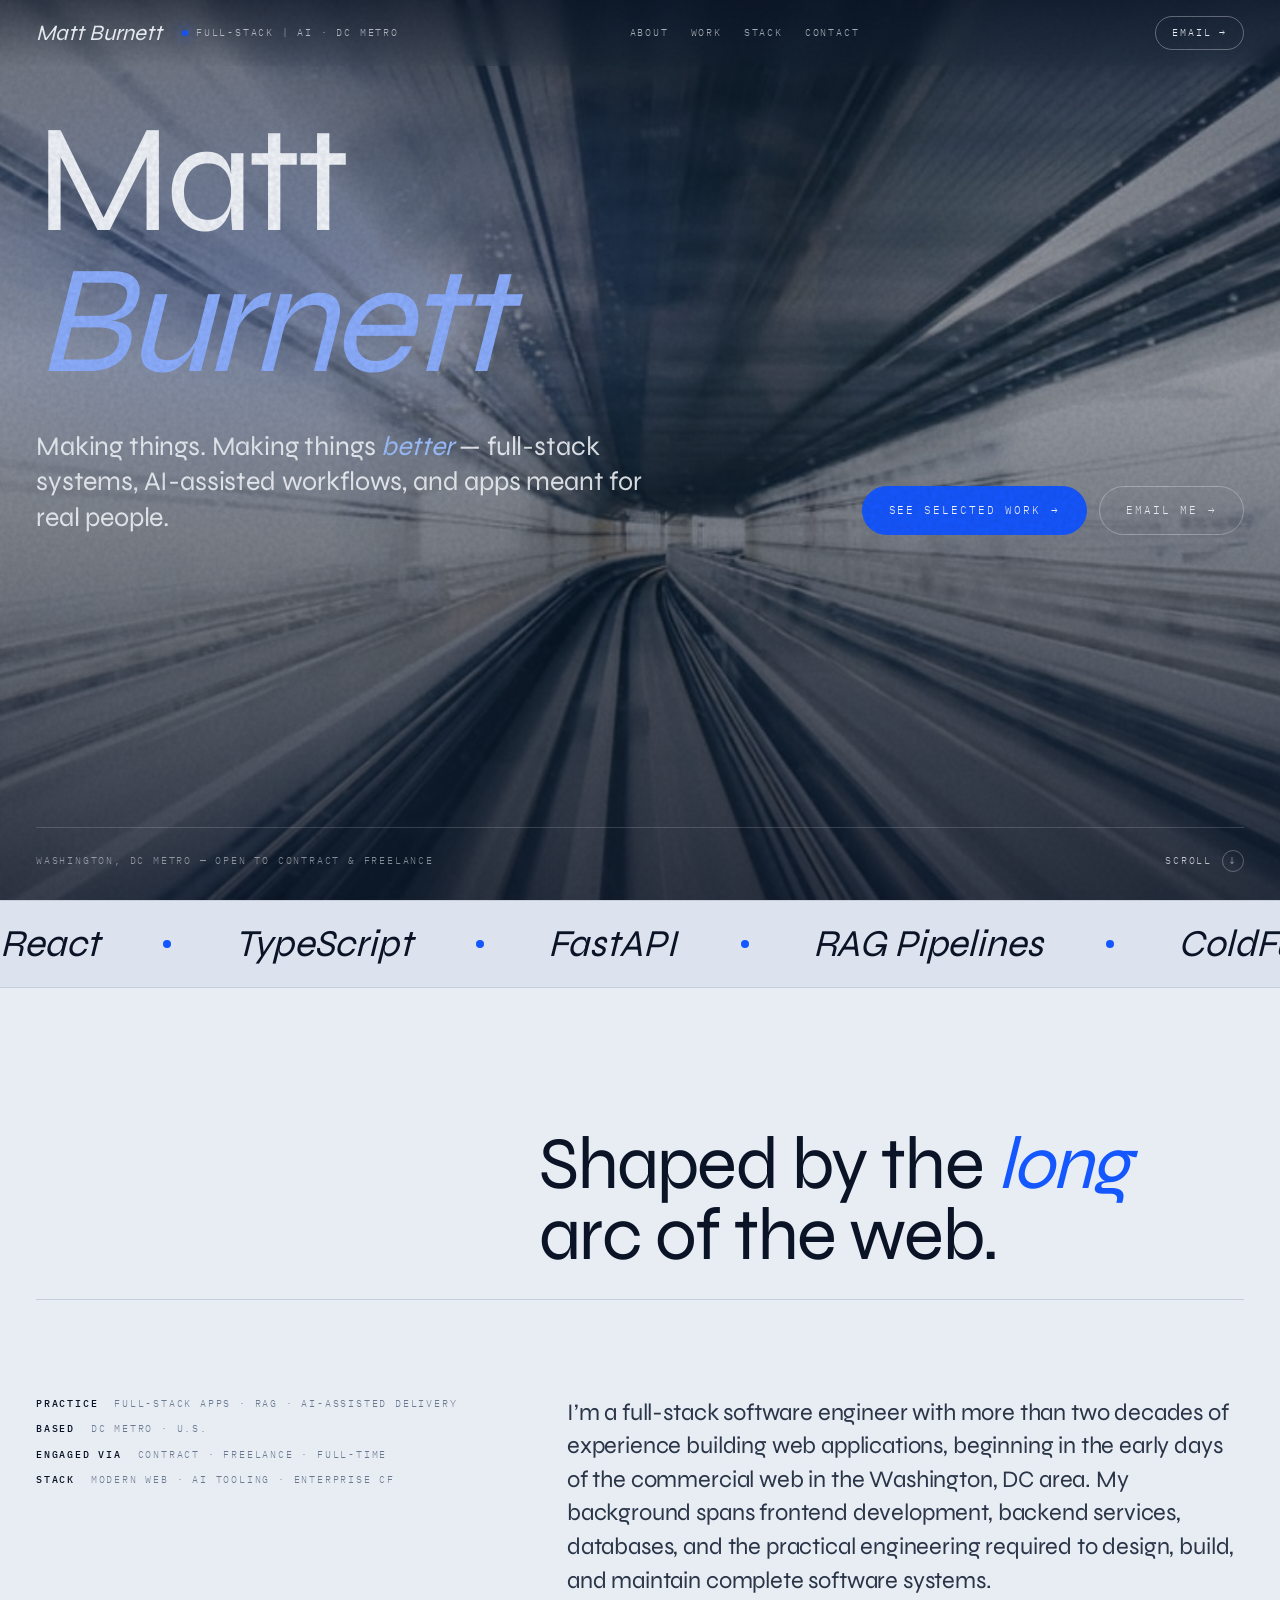
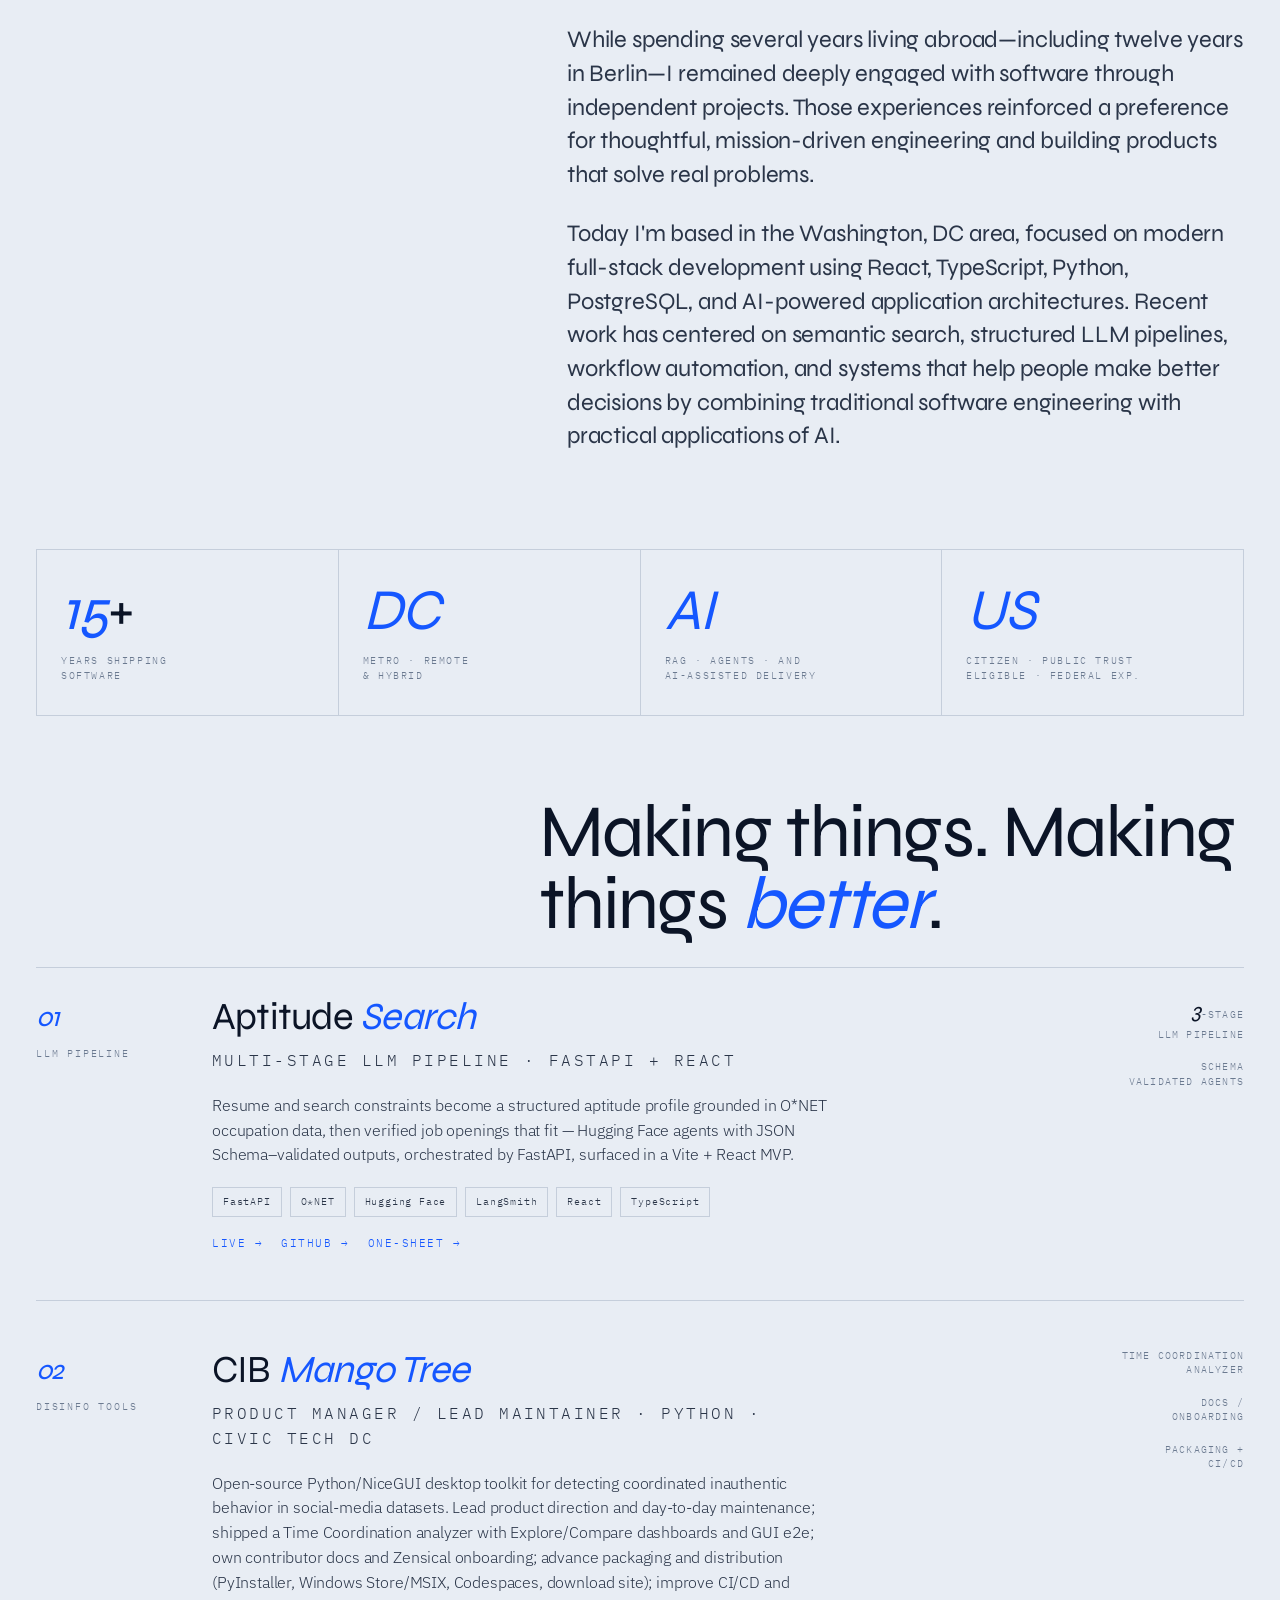
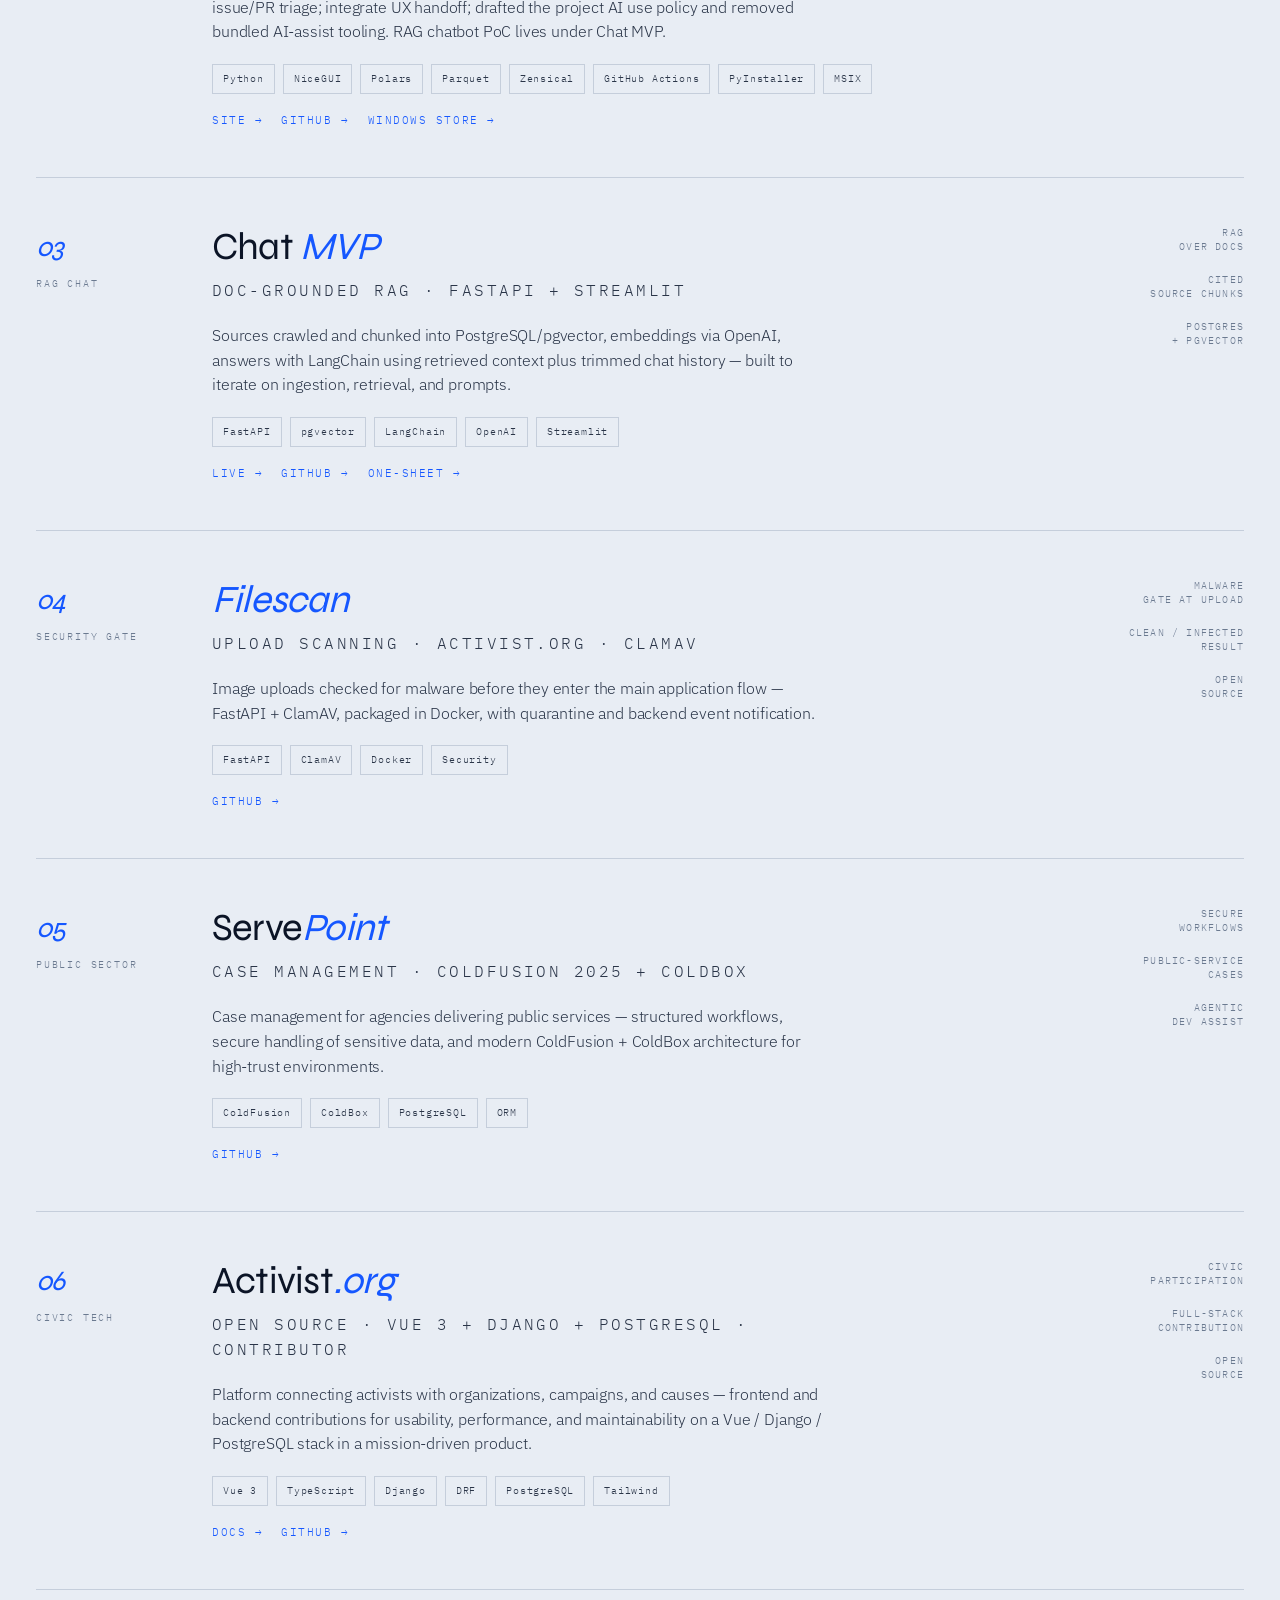
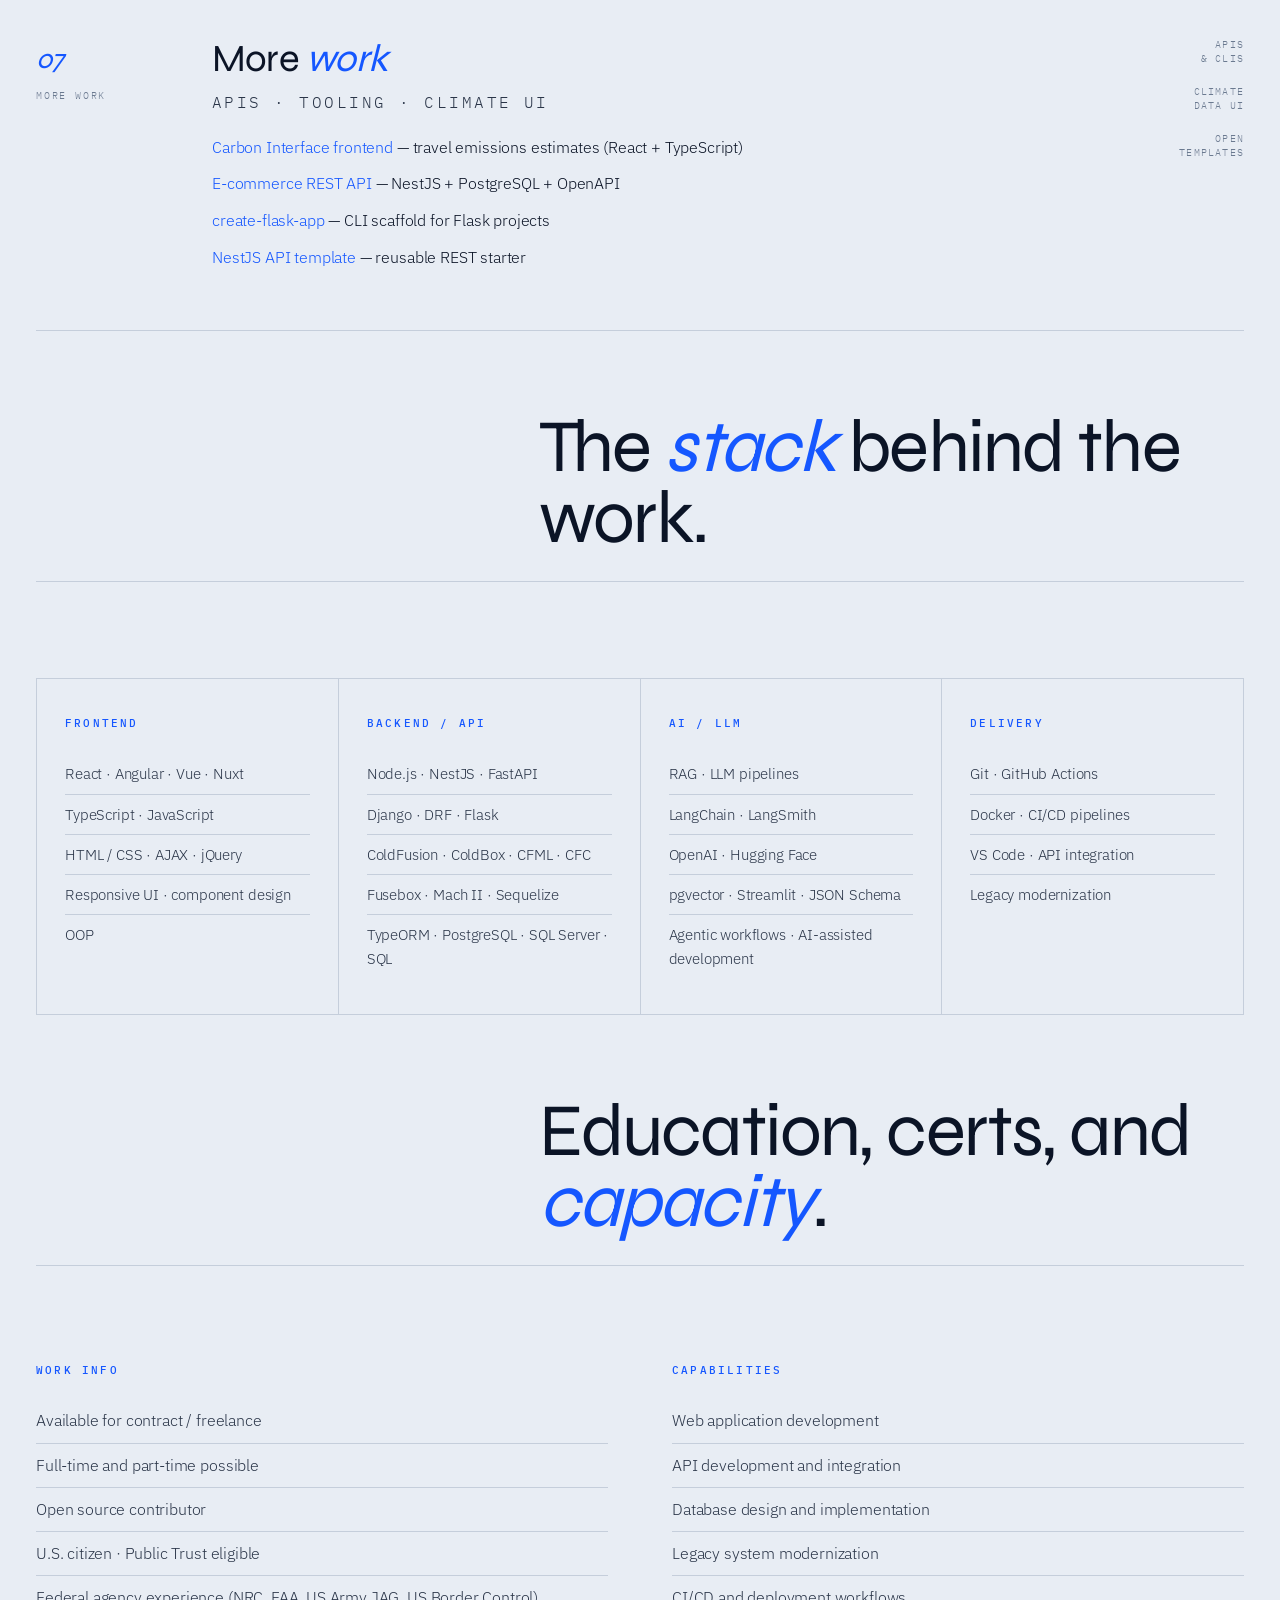
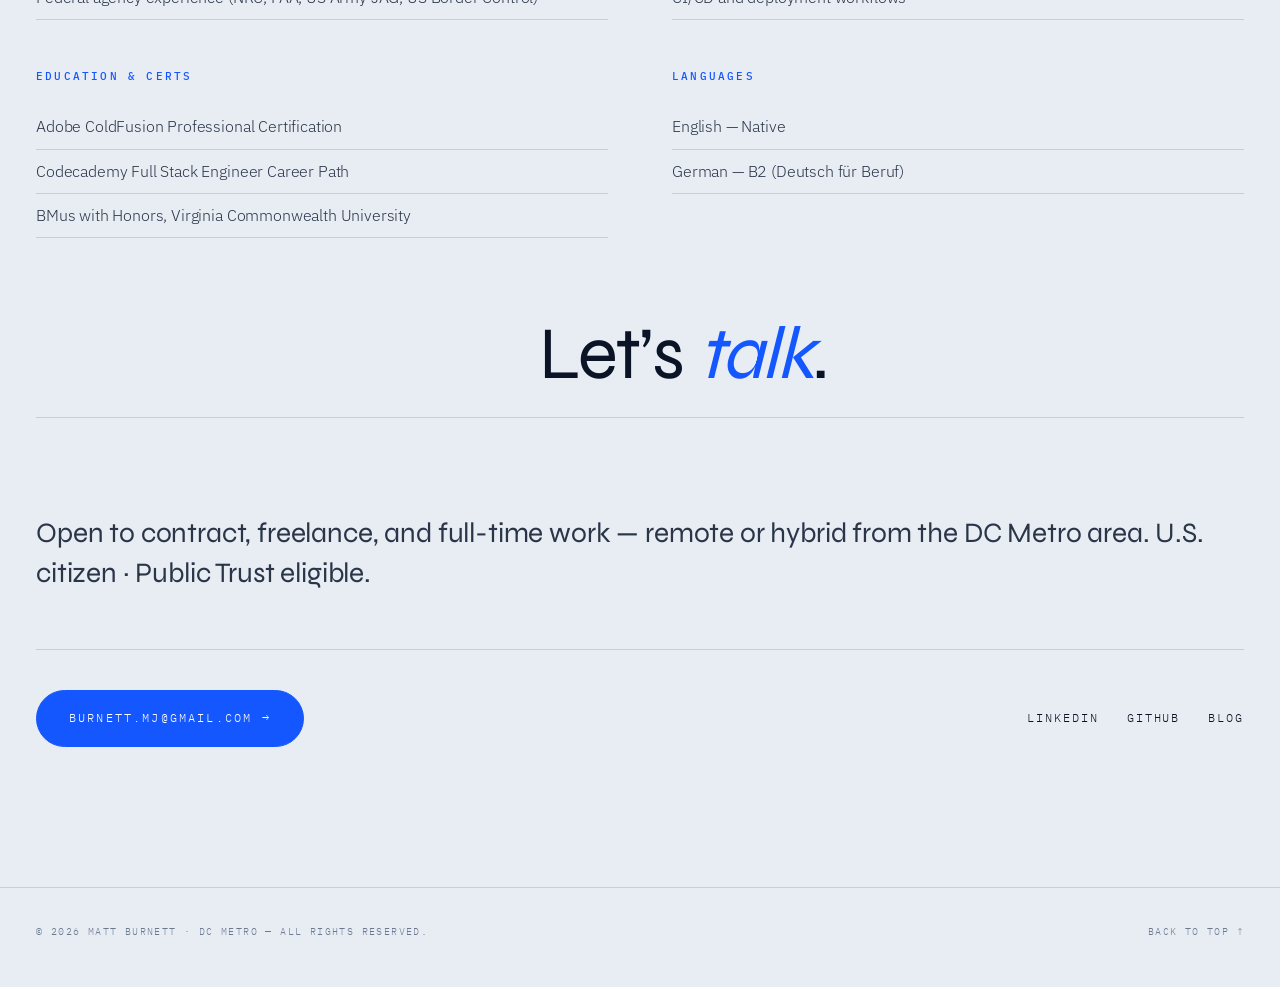
<file: index.html>
<!DOCTYPE html>
<html lang="en">

<head>
  <script async src="https://www.googletagmanager.com/gtag/js?id=G-J8VEQCVPCX"></script>
  <script>
    window.dataLayer = window.dataLayer || [];
    function gtag() { dataLayer.push(arguments); }
    gtag('js', new Date());
    gtag('config', 'G-J8VEQCVPCX');
  </script>

  <meta charset="UTF-8">
  <meta http-equiv="X-UA-Compatible" content="IE=edge">
  <meta name="viewport" content="width=device-width, initial-scale=1.0, viewport-fit=cover">

  <meta property="og:title" content="Matt Burnett — Web Developer | AI" />
  <meta property="og:url" content="https://mattburnett-repo.github.io/portfolio-website/" />
  <meta property="og:image" content="https://mattburnett-repo.github.io/portfolio-website/images/splash-screen.png" />
  <meta property="og:type" content="website" />
  <meta property="og:description"
    content="Web developer Matt Burnett — early Internet adopter and dot-com survivor with 15+ years building enterprise web apps. Explore a portfolio of React, Vue, Node, ColdFusion, and agentic AI-assisted projects." />
  <meta name="description"
    content="Web developer Matt Burnett’s portfolio: enterprise web apps in React, Vue, Node, ColdFusion, and real-world projects using agentic coding and AI-assisted development." />
  <meta name="robots" content="index, follow, max-snippet:-1, max-image-preview:large, max-video-preview:-1">
  <link rel="canonical" href="https://mattburnett-repo.github.io/portfolio-website/" />
  <meta name="theme-color" content="#E8EDF4" media="(prefers-color-scheme: light)" />
  <meta name="theme-color" content="#0B1426" media="(prefers-color-scheme: dark)" />
  <meta name="color-scheme" content="light" />

  <link rel="preconnect" href="https://fonts.googleapis.com">
  <link rel="preconnect" href="https://fonts.gstatic.com" crossorigin>
  <link
    href="https://fonts.googleapis.com/css2?family=Syne:ital,wght@0,400;0,500;0,600;0,700;1,400;1,500&family=IBM+Plex+Mono:wght@400;500&family=IBM+Plex+Sans:wght@300;400;500;600&display=swap"
    rel="stylesheet">
  <link rel="stylesheet" type="text/css" href="./styles/styles.css">
  <link rel="shortcut icon" href="./images/ladderIcon_01.png" type="image/x-icon" />
  <script>
    document.documentElement.classList.add('js');
    window.setTimeout(function () {
      document.querySelectorAll('.reveal:not(.in)').forEach(function (el) {
        el.classList.add('in');
      });
    }, 4000);
  </script>

  <script type="application/ld+json">
    {
      "@context": "https://schema.org",
      "@type": "Person",
      "name": "Matt Burnett",
      "jobTitle": "Web Developer",
      "url": "https://mattburnett-repo.github.io/portfolio-website/",
      "sameAs": [
        "https://www.linkedin.com/in/matt-burnett-5768ab20a/",
        "https://github.com/mattburnett-repo",
        "https://mattburnett-repo.github.io/blog/"
      ],
      "skills": [
        "React", "Node.js", "PostgreSQL", "TypeScript", "Vue", "Vue.js", "HTML", "JavaScript", "CSS", "Git",
        "ColdFusion", "ColdBox", "agentic coding", "AI-assisted development", "RAG", "LangChain", "OpenAI",
        "Hugging Face", "LangSmith", "pgvector", "FastAPI", "LLM pipelines"
      ],
      "knowsAbout": [
        "React", "Node JS", "Nest JS", "PostgreSQL", "TypeORM", "Git", "GitHub", "HTML", "CSS", "Javascript",
        "TypeScript", "SEO", "Vue", "Vue.js", "ColdFusion", "ColdBox", "agentic coding", "AI",
        "AI-assisted development", "agent-based development", "RAG", "LangChain", "OpenAI", "Hugging Face",
        "LangSmith", "pgvector", "FastAPI", "LLM pipelines", "Streamlit", "JSON Schema"
      ],
      "workExample": [
        { "@type": "CreativeWork", "name": "Aptitude Search", "url": "https://github.com/mattburnett-repo/aptitude-search" },
        { "@type": "CreativeWork", "name": "CIB Mango Tree", "url": "https://cibmangotree.org/" },
        { "@type": "CreativeWork", "name": "Chat MVP", "url": "https://github.com/mattburnett-repo/chat-mvp" },
        { "@type": "CreativeWork", "name": "Filescan (activist)", "url": "https://github.com/activist-org/activist/tree/main/services/filescan" },
        { "@type": "CreativeWork", "name": "Activist.org", "url": "https://activist.org/" },
        { "@type": "CreativeWork", "name": "Carbon Interface API Frontend", "url": "https://carbon-interface.vercel.app/" },
        { "@type": "CreativeWork", "name": "GreenShop / E-commerce UI", "url": "https://e-comm-ui.vercel.app/" },
        { "@type": "CreativeWork", "name": "E-commerce REST API", "url": "https://e-comm-api.fly.dev/api" },
        { "@type": "CreativeWork", "name": "NestJS REST API Template", "url": "https://nestjs-api-template.fly.dev/api" },
        { "@type": "CreativeWork", "name": "Resonate Music Streaming Service", "url": "https://resonate.coop/" },
        { "@type": "CreativeWork", "name": "ServePoint", "url": "https://github.com/mattburnett-repo/servepoint" },
        { "@type": "CreativeWork", "name": "Portfolio Website", "url": "https://github.com/mattburnett-repo/portfolio-website" }
      ]
    }
  </script>

  <title>Matt Burnett | Web Developer | AI</title>
</head>

<body>
  <a class="skip-link" href="#main">Skip to main content</a>

  <header class="topbar">
    <div class="topbar-left">
      <a class="brand" href="#top">Matt Burnett</a>
      <span class="live" aria-hidden="true">
        <span class="live-dot"></span>
        Full-Stack | AI · DC Metro
      </span>
    </div>
    <nav class="topbar-nav" aria-label="Primary">
      <a href="#about">About</a>
      <a href="#work">Work</a>
      <a href="#stack">Stack</a>
      <a href="#contact">Contact</a>
    </nav>
    <div class="topbar-right">
      <time class="clock" id="clock" aria-hidden="true"></time>
      <a class="cta"
        href="mailto:burnett.mj@gmail.com?subject=Message%20from%20Matt%20Burnett%20portfolio%20website">Email →</a>
    </div>
  </header>

  <main id="main">
    <!-- Hero -->
    <section class="hero" id="top" aria-labelledby="hero-name">
      <video class="hero-video" poster="images/techImage_02.jpeg" autoplay muted loop playsinline preload="auto">
        <source src="images/techImage_02.mp4" type="video/mp4" />
      </video>
      <div class="hero-veil" aria-hidden="true"></div>

      <div class="hero-inner">
        <h1 class="hero-name" id="hero-name">
          <span class="line"><span>Matt</span></span>
          <span class="line italic"><span>Burnett</span></span>
        </h1>
        <div class="hero-tag">
          <p>
            Making things. Making things <em>better</em> —
            full-stack systems, AI-assisted workflows, and apps meant for real people.
          </p>
          <div class="hero-actions">
            <a class="btn primary" href="#work" data-hover>See selected work <span class="arr"
                aria-hidden="true">→</span></a>
            <a class="btn ghost"
              href="mailto:burnett.mj@gmail.com?subject=Message%20from%20Matt%20Burnett%20portfolio%20website"
              data-hover>Email me <span class="arr" aria-hidden="true">→</span></a>
          </div>
        </div>
      </div>

      <div class="hero-foot">
        <span>Washington, DC Metro — Open to contract &amp; freelance</span>
        <a class="scroll" href="#about">Scroll <span class="scroll-arrow" aria-hidden="true">↓</span></a>
      </div>
    </section>

    <div class="marquee" aria-hidden="true">
      <div class="marquee-track">
        <span>
          <span class="word">React</span><span class="dot"></span>
          <span class="word">TypeScript</span><span class="dot"></span>
          <span class="word">FastAPI</span><span class="dot"></span>
          <span class="word">RAG Pipelines</span><span class="dot"></span>
          <span class="word">ColdFusion</span><span class="dot"></span>
          <span class="word">Vue</span><span class="dot"></span>
          <span class="word">NestJS</span><span class="dot"></span>
          <span class="word">PostgreSQL</span><span class="dot"></span>
          <span class="word">Agentic Coding</span><span class="dot"></span>
          <span class="word">Legacy Modernization</span><span class="dot"></span>
        </span>
        <span>
          <span class="word">React</span><span class="dot"></span>
          <span class="word">TypeScript</span><span class="dot"></span>
          <span class="word">FastAPI</span><span class="dot"></span>
          <span class="word">RAG Pipelines</span><span class="dot"></span>
          <span class="word">ColdFusion</span><span class="dot"></span>
          <span class="word">Vue</span><span class="dot"></span>
          <span class="word">NestJS</span><span class="dot"></span>
          <span class="word">PostgreSQL</span><span class="dot"></span>
          <span class="word">Agentic Coding</span><span class="dot"></span>
          <span class="word">Legacy Modernization</span><span class="dot"></span>
        </span>
      </div>
    </div>

    <!-- 01 About -->
    <section class="section" id="about">
      <div class="frame">
        <header class="sec-head reveal">
          <div>
            <div class="sec-num" aria-hidden="true"></div>
            <p class="sec-kicker" aria-hidden="true"></p>
          </div>
          <h2 class="sec-title">Shaped by the <em>long</em> arc of the web.</h2>
        </header>

        <div class="position">
          <aside class="position-side reveal">
            <div class="stack">
              <div><strong>Practice</strong> Full-stack apps · RAG · AI-assisted delivery</div>
              <div><strong>Based</strong> DC Metro · U.S.</div>
              <div><strong>Engaged via</strong> Contract · Freelance · Full-time</div>
              <div><strong>Stack</strong> Modern web · AI tooling · enterprise CF</div>
            </div>
          </aside>
          <div class="position-body reveal">
            <p>
              I’m a full-stack software engineer with more than two decades of experience building web applications,
              beginning in the early days of the commercial web in the Washington, DC area. My background spans frontend
              development, backend services, databases, and the practical engineering required to design, build, and
              maintain complete software systems.
            </p>
            <p>
              While spending several years living abroad—including twelve years in Berlin—I remained deeply engaged with
              software through independent projects. Those experiences reinforced a preference for thoughtful,
              mission-driven engineering and building products that solve real problems.
            </p>
            <p>
              Today I'm based in the Washington, DC area, focused on modern full-stack development using React,
              TypeScript, Python, PostgreSQL, and AI-powered application architectures. Recent work has centered on
              semantic search, structured LLM pipelines, workflow automation, and systems that help people make better
              decisions by combining traditional software engineering with practical applications of AI.
            </p>
          </div>
        </div>

        <div class="stats reveal">
          <div class="stat">
            <div class="num"><em>15</em>+</div>
            <div class="lab">Years shipping<br>software</div>
          </div>
          <div class="stat">
            <div class="num"><em>DC</em></div>
            <div class="lab">Metro · remote<br>&amp; hybrid</div>
          </div>
          <div class="stat">
            <div class="num"><em>AI</em></div>
            <div class="lab">RAG · agents · and<br>AI-assisted delivery</div>
          </div>
          <div class="stat">
            <div class="num"><em>US</em></div>
            <div class="lab">Citizen · Public Trust<br>eligible · federal exp.</div>
          </div>
        </div>
      </div>
    </section>

    <!-- 02 Work -->
    <section class="section" id="work">
      <div class="frame">
        <header class="sec-head reveal">
          <div>
            <div class="sec-num" aria-hidden="true"></div>
            <p class="sec-kicker" aria-hidden="true"></p>
          </div>
          <h2 class="sec-title">Making things. Making things <em>better</em>.</h2>
        </header>

        <div class="cases">
          <article class="case reveal" data-hover>
            <div class="case-ix"><span class="num">01</span>LLM Pipeline</div>
            <div class="case-body">
              <h3>Aptitude <em>Search</em></h3>
              <p class="case-role">Multi-stage LLM pipeline · FastAPI + React</p>
              <p>
                Resume and search constraints become a structured aptitude profile grounded in O*NET occupation data,
                then verified job openings that fit — Hugging Face agents with JSON Schema–validated outputs,
                orchestrated by FastAPI, surfaced in a Vite + React MVP.
              </p>
              <div class="case-tags">
                <span>FastAPI</span><span>O*NET</span><span>Hugging
                  Face</span><span>LangSmith</span><span>React</span><span>TypeScript</span>
              </div>
              <div class="case-links">
                <a href="https://aptitude-search.vercel.app/" target="_blank" rel="noopener noreferrer">Live →</a>
                <a href="https://github.com/mattburnett-repo/aptitude-search" target="_blank"
                  rel="noopener noreferrer">GitHub →</a>
                <a href="./docs/one-sheets/aptitude-search-onesheet.pdf" target="_blank"
                  rel="noopener noreferrer">One-sheet →</a>
              </div>
            </div>
            <div class="case-metrics">
              <div><em>3</em>-stage<br>LLM pipeline</div>
              <div>Schema<br>validated agents</div>
            </div>
          </article>

          <article class="case reveal" data-hover>
            <div class="case-ix"><span class="num">02</span>Disinfo Tools</div>
            <div class="case-body">
              <h3>CIB <em>Mango Tree</em></h3>
              <p class="case-role">Product Manager / Lead Maintainer · Python · Civic Tech DC</p>
              <p>
                Open-source Python/NiceGUI desktop toolkit for detecting coordinated inauthentic
                behavior in social-media datasets. Lead product direction and day-to-day maintenance;
                shipped a Time Coordination analyzer with Explore/Compare dashboards and GUI e2e;
                own contributor docs and Zensical onboarding; advance packaging and distribution
                (PyInstaller, Windows Store/MSIX, Codespaces, download site); improve CI/CD and
                issue/PR triage; integrate UX handoff; drafted the project AI use policy and removed
                bundled AI-assist tooling. RAG chatbot PoC lives under Chat MVP.
              </p>
              <div class="case-tags">
                <span>Python</span><span>NiceGUI</span><span>Polars</span><span>Parquet</span><span>Zensical</span><span>GitHub
                  Actions</span><span>PyInstaller</span><span>MSIX</span>
              </div>
              <div class="case-links">
                <a href="https://cibmangotree.org/" target="_blank" rel="noopener noreferrer">Site →</a>
                <a href="https://github.com/civictechdc/cib-mango-tree" target="_blank"
                  rel="noopener noreferrer">GitHub →</a>
                <a href="https://apps.microsoft.com/detail/9NQQP9MB8HR4" target="_blank"
                  rel="noopener noreferrer">Windows Store →</a>
              </div>
            </div>
            <div class="case-metrics">
              <div>Time Coordination<br>analyzer</div>
              <div>Docs /<br>onboarding</div>
              <div>Packaging +<br>CI/CD</div>
            </div>
          </article>

          <article class="case reveal" data-hover>
            <div class="case-ix"><span class="num">03</span>RAG Chat</div>
            <div class="case-body">
              <h3>Chat <em>MVP</em></h3>
              <p class="case-role">Doc-grounded RAG · FastAPI + Streamlit</p>
              <p>
                Sources crawled and chunked into PostgreSQL/pgvector, embeddings via OpenAI, answers with LangChain
                using retrieved context plus trimmed chat history — built to iterate on ingestion, retrieval, and
                prompts.
              </p>
              <div class="case-tags">
                <span>FastAPI</span><span>pgvector</span><span>LangChain</span><span>OpenAI</span><span>Streamlit</span>
              </div>
              <div class="case-links">
                <a href="https://chatmvp.streamlit.app/" target="_blank" rel="noopener noreferrer">Live →</a>
                <a href="https://github.com/mattburnett-repo/chat-mvp" target="_blank" rel="noopener noreferrer">GitHub
                  →</a>
                <a href="./docs/one-sheets/chat-mvp-one-sheet.pdf" target="_blank" rel="noopener noreferrer">One-sheet
                  →</a>
              </div>
            </div>
            <div class="case-metrics">
              <div>RAG<br>over docs</div>
              <div>Cited<br>source chunks</div>
              <div>Postgres<br>+ pgvector</div>
            </div>
          </article>

          <article class="case reveal" data-hover>
            <div class="case-ix"><span class="num">04</span>Security Gate</div>
            <div class="case-body">
              <h3><em>Filescan</em></h3>
              <p class="case-role">Upload scanning · activist.org · ClamAV</p>
              <p>
                Image uploads checked for malware before they enter the main application flow —
                FastAPI + ClamAV, packaged in Docker, with quarantine and backend event notification.
              </p>
              <div class="case-tags">
                <span>FastAPI</span><span>ClamAV</span><span>Docker</span><span>Security</span>
              </div>
              <div class="case-links">
                <a href="https://github.com/activist-org/activist/blob/main/services/filescan/README.md" target="_blank"
                  rel="noopener noreferrer">GitHub →</a>
              </div>
            </div>
            <div class="case-metrics">
              <div>Malware<br>gate at upload</div>
              <div>Clean / infected<br>result</div>
              <div>Open<br>source</div>
            </div>
          </article>

          <article class="case reveal" data-hover>
            <div class="case-ix"><span class="num">05</span>Public Sector</div>
            <div class="case-body">
              <h3>Serve<em>Point</em></h3>
              <p class="case-role">Case management · ColdFusion 2025 + ColdBox</p>
              <p>
                Case management for agencies delivering public services — structured workflows, secure handling of
                sensitive data, and modern ColdFusion + ColdBox architecture for high-trust environments.
              </p>
              <div class="case-tags">
                <span>ColdFusion</span><span>ColdBox</span><span>PostgreSQL</span><span>ORM</span>
              </div>
              <div class="case-links">
                <a href="https://github.com/mattburnett-repo/servepoint" target="_blank"
                  rel="noopener noreferrer">GitHub →</a>
              </div>
            </div>
            <div class="case-metrics">
              <div>Secure<br>workflows</div>
              <div>Public-service<br>cases</div>
              <div>Agentic<br>dev assist</div>
            </div>
          </article>

          <article class="case reveal" data-hover>
            <div class="case-ix"><span class="num">06</span>Civic Tech</div>
            <div class="case-body">
              <h3>Activist<em>.org</em></h3>
              <p class="case-role">Open source · Vue 3 + Django + PostgreSQL · Contributor</p>
              <p>
                Platform connecting activists with organizations, campaigns, and causes —
                frontend and backend contributions for usability, performance, and maintainability
                on a Vue / Django / PostgreSQL stack in a mission-driven product.
              </p>
              <div class="case-tags">
                <span>Vue
                  3</span><span>TypeScript</span><span>Django</span><span>DRF</span><span>PostgreSQL</span><span>Tailwind</span>
              </div>
              <div class="case-links">
                <a href="https://docs.activist.org/activist" target="_blank" rel="noopener noreferrer">Docs →</a>
                <a href="https://github.com/activist-org/activist" target="_blank" rel="noopener noreferrer">GitHub
                  →</a>
              </div>
            </div>
            <div class="case-metrics">
              <div>Civic<br>participation</div>
              <div>Full-stack<br>contribution</div>
              <div>Open<br>source</div>
            </div>
          </article>

          <article class="case reveal" data-hover>
            <div class="case-ix"><span class="num">07</span>More work</div>
            <div class="case-body">
              <h3>More <em>work</em></h3>
              <p class="case-role">APIs · tooling · climate UI</p>
              <ul class="also-list">
                <li><a href="https://carbon-interface.vercel.app/" target="_blank" rel="noopener noreferrer">Carbon
                    Interface frontend</a> — travel emissions estimates (React + TypeScript)</li>
                <li><a href="https://e-comm-api.fly.dev/api" target="_blank" rel="noopener noreferrer">E-commerce REST
                    API</a> — NestJS + PostgreSQL + OpenAPI</li>
                <li><a href="https://github.com/mattburnett-repo/create-flask-app" target="_blank"
                    rel="noopener noreferrer">create-flask-app</a> — CLI scaffold for Flask projects</li>
                <li><a href="https://nestjs-api-template.fly.dev/api" target="_blank" rel="noopener noreferrer">NestJS
                    API template</a> — reusable REST starter</li>
              </ul>
            </div>
            <div class="case-metrics">
              <div>APIs<br>&amp; CLIs</div>
              <div>Climate<br>data UI</div>
              <div>Open<br>templates</div>
            </div>
          </article>
        </div>
      </div>
    </section>

    <!-- 03 Stack -->
    <section class="section" id="stack">
      <div class="frame">
        <header class="sec-head reveal">
          <div>
            <div class="sec-num" aria-hidden="true"></div>
            <p class="sec-kicker" aria-hidden="true"></p>
          </div>
          <h2 class="sec-title">The <em>stack</em> behind the work.</h2>
        </header>

        <div class="stack-grid reveal">
          <div class="stack-col">
            <h3>Frontend</h3>
            <ul>
              <li>React · Angular · Vue · Nuxt</li>
              <li>TypeScript · JavaScript</li>
              <li>HTML / CSS · AJAX · jQuery</li>
              <li>Responsive UI · component design</li>
              <li>OOP</li>
            </ul>
          </div>
          <div class="stack-col">
            <h3>Backend / API</h3>
            <ul>
              <li>Node.js · NestJS · FastAPI</li>
              <li>Django · DRF · Flask</li>
              <li>ColdFusion · ColdBox · CFML · CFC</li>
              <li>Fusebox · Mach II · Sequelize</li>
              <li>TypeORM · PostgreSQL · SQL Server · SQL</li>
            </ul>
          </div>
          <div class="stack-col">
            <h3>AI / LLM</h3>
            <ul>
              <li>RAG · LLM pipelines</li>
              <li>LangChain · LangSmith</li>
              <li>OpenAI · Hugging Face</li>
              <li>pgvector · Streamlit · JSON Schema</li>
              <li>Agentic workflows · AI-assisted development</li>
            </ul>
          </div>
          <div class="stack-col">
            <h3>Delivery</h3>
            <ul>
              <li>Git · GitHub Actions</li>
              <li>Docker · CI/CD pipelines</li>
              <li>VS Code · API integration</li>
              <li>Legacy modernization</li>
            </ul>
          </div>
        </div>
      </div>
    </section>

    <!-- 04 Record -->
    <section class="section" id="record">
      <div class="frame">
        <header class="sec-head reveal">
          <div>
            <div class="sec-num" aria-hidden="true"></div>
            <p class="sec-kicker" aria-hidden="true"></p>
          </div>
          <h2 class="sec-title">Education, certs, and <em>capacity</em>.</h2>
        </header>

        <div class="record-grid">
          <div class="record-block reveal">
            <h3>Work info</h3>
            <ul>
              <li>Available for contract / freelance</li>
              <li>Full-time and part-time possible</li>
              <li>Open source contributor</li>
              <li>U.S. citizen · Public Trust eligible</li>
              <li>Federal agency experience (NRC, FAA, US Army JAG, US Border Control)</li>
            </ul>
          </div>
          <div class="record-block reveal">
            <h3>Capabilities</h3>
            <ul>
              <li>Web application development</li>
              <li>API development and integration</li>
              <li>Database design and implementation</li>
              <li>Legacy system modernization</li>
              <li>CI/CD and deployment workflows</li>
            </ul>
          </div>
          <div class="record-block reveal">
            <h3>Education &amp; certs</h3>
            <ul>
              <li>Adobe ColdFusion Professional Certification</li>
              <li>Codecademy Full Stack Engineer Career Path</li>
              <li>BMus with Honors, Virginia Commonwealth University</li>
            </ul>
          </div>
          <div class="record-block reveal">
            <h3>Languages</h3>
            <ul>
              <li>English — Native</li>
              <li>German — B2 (Deutsch für Beruf)</li>
            </ul>
          </div>
        </div>
      </div>
    </section>

    <!-- 05 Contact -->
    <section class="section contact" id="contact">
      <div class="frame">
        <header class="sec-head reveal">
          <div>
            <div class="sec-num" aria-hidden="true"></div>
            <p class="sec-kicker" aria-hidden="true"></p>
          </div>
          <h2 class="sec-title">Let’s <em>talk</em>.</h2>
        </header>

        <p class="contact-blurb reveal">
          Open to contract, freelance, and full-time work — remote or hybrid from the DC Metro area.
          U.S. citizen · Public Trust eligible.
        </p>

        <div class="cta-band reveal">
          <a class="btn primary large"
            href="mailto:burnett.mj@gmail.com?subject=Message%20from%20Matt%20Burnett%20portfolio%20website" data-hover>
            burnett.mj@gmail.com <span class="arr" aria-hidden="true">→</span>
          </a>
          <div class="socials">
            <a href="https://www.linkedin.com/in/matt-burnett-5768ab20a/" target="_blank" rel="noopener noreferrer"
              data-hover>LinkedIn</a>
            <a href="https://github.com/mattburnett-repo" target="_blank" rel="noopener noreferrer"
              data-hover>GitHub</a>
            <a href="https://mattburnett-repo.github.io/blog/" target="_blank" rel="noopener noreferrer"
              data-hover>Blog</a>
          </div>
        </div>
      </div>
    </section>
  </main>

  <footer class="site-footer">
    <div class="frame footer-inner">
      <p>© <span id="year">2026</span> Matt Burnett · DC Metro — All rights reserved.</p>
      <p class="colophon" aria-hidden="true"></p>
      <a href="#top">Back to top ↑</a>
    </div>
  </footer>

  <script src="app.js"></script>
</body>

</html>
</file>
<file: styles/styles.css>
/* Matt Burnett portfolio — editorial redesign
   Cool slate + cobalt (distinct from cream/terracotta reference) */

:root {
  --paper: #E8EDF4;
  --paper-2: #DCE3EE;
  --ink: #0B1426;
  --ink-soft: #2A3548;
  --muted: #6B7A90;
  --rule: #C5CEDB;
  --signal: #1557FF;
  --signal-deep: #0B3DB8;
  --teal: #1A8A7A;

  --display: 'Syne', system-ui, sans-serif;
  --sans: 'IBM Plex Sans', system-ui, sans-serif;
  --mono: 'IBM Plex Mono', ui-monospace, monospace;

  --frame: 1480px;
  --pad: clamp(20px, 4vw, 36px);
  --ease: cubic-bezier(0.2, 0.85, 0.2, 1);
  --topbar-clearance: 4.75rem;
}

*,
*::before,
*::after {
  box-sizing: border-box;
  margin: 0;
  padding: 0;
}

html {
  scroll-behavior: smooth;
  scroll-padding-top: var(--topbar-clearance);
}

body {
  background: var(--paper);
  color: var(--ink);
  font-family: var(--sans);
  font-size: 16px;
  line-height: 1.55;
  font-weight: 300;
  letter-spacing: -0.01em;
  overflow-x: hidden;
  -webkit-font-smoothing: antialiased;
}

/* Atmosphere — cool wash (not warm cream) */
body::before {
  content: '';
  position: fixed;
  inset: 0;
  pointer-events: none;
  z-index: 0;
  background:
    radial-gradient(ellipse 90% 70% at 12% -8%, rgba(21, 87, 255, 0.1), transparent 58%),
    radial-gradient(ellipse 55% 45% at 96% 18%, rgba(26, 138, 122, 0.09), transparent 68%),
    radial-gradient(ellipse 50% 55% at 50% 108%, rgba(21, 87, 255, 0.06), transparent 70%);
  animation: drift 20s ease-in-out infinite alternate;
}

@keyframes drift {
  0% { transform: translate3d(0, 0, 0) scale(1); }
  100% { transform: translate3d(-28px, 18px, 0) scale(1.07); }
}

/* Grain */
body::after {
  content: '';
  position: fixed;
  inset: 0;
  pointer-events: none;
  z-index: 1000;
  opacity: 0.28;
  mix-blend-mode: multiply;
  background-image: url("data:image/svg+xml;utf8,<svg viewBox='0 0 220 220' xmlns='http://www.w3.org/2000/svg'><filter id='n'><feTurbulence type='fractalNoise' baseFrequency='0.85' numOctaves='2' stitchTiles='stitch'/><feColorMatrix values='0 0 0 0 0.04 0 0 0 0 0.06 0 0 0 0 0.1 0 0 0 0.55 0'/></filter><rect width='100%25' height='100%25' filter='url(%23n)'/></svg>");
}

::selection {
  background: var(--signal);
  color: #fff;
}

a {
  color: inherit;
  text-decoration: none;
}

ul {
  list-style: none;
}

img,
video {
  max-width: 100%;
  display: block;
}

.skip-link {
  position: absolute;
  left: -9999px;
  top: 0;
  z-index: 10000;
  background: var(--ink);
  color: var(--paper);
  padding: 12px 18px;
  font-family: var(--mono);
  font-size: 12px;
}

.skip-link:focus {
  left: 12px;
  top: 12px;
}

a,
button,
[data-hover] {
  cursor: pointer;
}

/* Topbar */
.topbar {
  position: fixed;
  top: 0;
  left: 0;
  right: 0;
  z-index: 100;
  display: flex;
  justify-content: space-between;
  align-items: center;
  gap: 16px;
  padding: 16px var(--pad);
  font-family: var(--mono);
  font-size: 10px;
  letter-spacing: 0.18em;
  text-transform: uppercase;
  color: rgba(244, 247, 251, 0.7);
  background: linear-gradient(to bottom, rgba(11, 20, 38, 0.55), transparent);
  backdrop-filter: blur(8px);
  -webkit-backdrop-filter: blur(8px);
  transition: color 0.35s, background 0.35s;
}

.topbar-left,
.topbar-right {
  display: flex;
  gap: 20px;
  align-items: center;
}

.brand {
  font-family: var(--display);
  font-size: 22px;
  letter-spacing: 0;
  text-transform: none;
  color: #f4f7fb;
  font-style: italic;
  transition: color 0.35s;
}

.live {
  display: inline-flex;
  gap: 8px;
  align-items: center;
}

.live-dot {
  width: 6px;
  height: 6px;
  background: var(--signal);
  border-radius: 50%;
  box-shadow: 0 0 12px var(--signal);
  animation: pulse 1.6s ease-in-out infinite;
}

@keyframes pulse {
  0%, 100% { opacity: 1; transform: scale(1); }
  50% { opacity: 0.5; transform: scale(0.78); }
}

.topbar-nav {
  display: flex;
  gap: 22px;
}

.topbar-nav a {
  transition: color 0.25s;
}

.topbar-nav a:hover {
  color: #fff;
}

.topbar .cta {
  color: #f4f7fb;
  padding: 8px 16px;
  border: 1px solid rgba(244, 247, 251, 0.35);
  border-radius: 999px;
  transition: all 0.25s;
}

.topbar .cta:hover {
  background: var(--signal);
  color: #fff;
  border-color: var(--signal);
}

.topbar.on-paper {
  color: var(--ink-soft);
  background: rgba(232, 237, 244, 0.92);
  border-bottom: 1px solid var(--rule);
}

.topbar.on-paper .brand {
  color: var(--ink);
}

.topbar.on-paper .cta {
  color: var(--ink);
  border-color: var(--rule);
}

.topbar.on-paper .topbar-nav a:hover {
  color: var(--signal);
}

.clock {
  font-variant-numeric: tabular-nums;
  display: inline-block;
  min-width: 7.5ch;
  visibility: hidden;
  pointer-events: none;
}

/* Frame + sections */
.frame {
  max-width: var(--frame);
  margin: 0 auto;
  position: relative;
  z-index: 2;
}

.section {
  padding: clamp(80px, 12vw, 140px) var(--pad);
  position: relative;
  z-index: 2;
}

#about.section {
  padding-bottom: clamp(24px, 4vw, 40px);
}

#work.section {
  padding-top: clamp(24px, 4vw, 40px);
  padding-bottom: clamp(24px, 4vw, 40px);
}

#stack.section {
  padding-top: clamp(24px, 4vw, 40px);
  padding-bottom: clamp(24px, 4vw, 40px);
}

#record.section {
  padding-top: clamp(24px, 4vw, 40px);
  padding-bottom: clamp(24px, 4vw, 40px);
}

#contact.section {
  padding-top: clamp(24px, 4vw, 40px);
}

/* Hero — full-bleed video */
.hero {
  min-height: 100vh;
  min-height: 100dvh;
  padding: 110px var(--pad) 28px;
  display: flex;
  flex-direction: column;
  justify-content: space-between;
  position: relative;
  overflow: hidden;
  z-index: 2;
  color: #f4f7fb;
}

.hero-video {
  position: absolute;
  inset: 0;
  width: 100%;
  height: 100%;
  object-fit: cover;
  z-index: 0;
}

.hero-veil {
  position: absolute;
  inset: 0;
  z-index: 1;
  background:
    linear-gradient(180deg, rgba(11, 20, 38, 0.55) 0%, rgba(11, 20, 38, 0.35) 40%, rgba(11, 20, 38, 0.78) 100%),
    radial-gradient(ellipse 70% 50% at 20% 30%, rgba(21, 87, 255, 0.25), transparent 60%);
}

.hero-inner,
.hero-foot {
  position: relative;
  z-index: 2;
  max-width: var(--frame);
  margin-left: auto;
  margin-right: auto;
  width: 100%;
}

.hero-name {
  font-family: var(--display);
  font-weight: 400;
  font-size: clamp(64px, 12vw, 168px);
  line-height: 0.92;
  letter-spacing: -0.035em;
}

.hero-name .line {
  display: block;
}

.hero-name .line span {
  display: inline-block;
  opacity: 0;
  transform: translateY(40px);
  animation: rise 1.1s var(--ease) 0.12s forwards;
}

.hero-name .italic span {
  animation-delay: 0.28s;
  font-style: italic;
  color: #8eb0ff;
}

@keyframes rise {
  to { opacity: 1; transform: translateY(0); }
}

.hero-tag {
  margin-top: 36px;
  display: grid;
  grid-template-columns: 1.35fr 1fr;
  gap: 36px;
  align-items: end;
  opacity: 0;
  transform: translateY(18px);
  animation: rise-soft 1.1s var(--ease) 0.75s forwards;
}

@keyframes rise-soft {
  to { opacity: 1; transform: translateY(0); }
}

.hero-tag p {
  font-family: var(--display);
  font-size: clamp(20px, 2.1vw, 28px);
  line-height: 1.32;
  max-width: 640px;
  color: rgba(244, 247, 251, 0.92);
}

.hero-tag em {
  color: #9ec0ff;
  font-style: italic;
}

.hero-actions {
  display: flex;
  gap: 12px;
  flex-wrap: wrap;
  justify-content: flex-end;
}

.btn {
  font-family: var(--mono);
  font-size: 11px;
  letter-spacing: 0.18em;
  text-transform: uppercase;
  padding: 15px 26px;
  border-radius: 999px;
  transition: all 0.3s var(--ease);
  display: inline-flex;
  align-items: center;
  gap: 10px;
  position: relative;
  border: 1px solid transparent;
}

.btn.primary {
  background: var(--signal);
  color: #fff;
  border-color: var(--signal);
}

.btn.primary:hover {
  background: #fff;
  color: var(--ink);
  border-color: #fff;
}

.btn.ghost {
  background: transparent;
  color: #f4f7fb;
  border-color: rgba(244, 247, 251, 0.35);
}

.btn.ghost:hover {
  border-color: #fff;
  background: rgba(255, 255, 255, 0.08);
}

.btn.large {
  font-size: 12px;
  padding: 18px 32px;
}

.btn .arr {
  transition: transform 0.3s;
}

.btn:hover .arr {
  transform: translateX(4px);
}

.hero-foot {
  display: flex;
  justify-content: space-between;
  align-items: center;
  gap: 16px;
  flex-wrap: wrap;
  font-family: var(--mono);
  font-size: 10px;
  letter-spacing: 0.18em;
  text-transform: uppercase;
  color: rgba(244, 247, 251, 0.55);
  padding-top: 22px;
  border-top: 1px solid rgba(244, 247, 251, 0.18);
  margin-top: 40px;
}

.scroll {
  display: inline-flex;
  gap: 10px;
  align-items: center;
  color: rgba(244, 247, 251, 0.8);
}

.scroll-arrow {
  width: 22px;
  height: 22px;
  border: 1px solid rgba(244, 247, 251, 0.3);
  border-radius: 50%;
  display: inline-flex;
  align-items: center;
  justify-content: center;
  animation: bounce 2s ease-in-out infinite;
}

@keyframes bounce {
  0%, 100% { transform: translateY(0); }
  50% { transform: translateY(4px); }
}

/* Marquee */
.marquee {
  background: var(--paper-2);
  border-top: 1px solid var(--rule);
  border-bottom: 1px solid var(--rule);
  overflow: hidden;
  position: relative;
  z-index: 2;
  padding: 24px 0;
}

.marquee-track {
  display: flex;
  gap: 64px;
  width: max-content;
  animation: scroll 40s linear infinite;
  font-family: var(--display);
  font-size: clamp(28px, 3.5vw, 38px);
  line-height: 1;
  color: var(--ink);
  font-style: italic;
}

.marquee:hover .marquee-track {
  animation-play-state: paused;
}

.marquee-track > span {
  display: inline-flex;
  align-items: center;
  gap: 64px;
}

.marquee-track .dot {
  width: 8px;
  height: 8px;
  background: var(--signal);
  border-radius: 50%;
  display: inline-block;
  flex-shrink: 0;
}

@keyframes scroll {
  0% { transform: translateX(0); }
  100% { transform: translateX(-50%); }
}

/* Section headers */
.sec-head {
  display: grid;
  grid-template-columns: 1fr 1.55fr;
  gap: 48px;
  align-items: end;
  margin-bottom: clamp(48px, 8vw, 96px);
  padding-bottom: 28px;
  border-bottom: 1px solid var(--rule);
}

.sec-num {
  font-family: var(--mono);
  font-size: 11px;
  letter-spacing: 0.22em;
  text-transform: uppercase;
  color: var(--signal);
  display: flex;
  align-items: center;
  gap: 14px;
  min-height: 1.2em;
}

.sec-num:not(:empty)::after {
  content: '';
  flex: 1;
  height: 1px;
  background: var(--signal);
  opacity: 0.35;
  max-width: 100px;
}

.sec-kicker {
  font-family: var(--mono);
  font-size: 10px;
  letter-spacing: 0.22em;
  text-transform: uppercase;
  color: var(--muted);
  margin-top: 14px;
  min-height: 1.2em;
}

.sec-title {
  font-family: var(--display);
  font-weight: 400;
  font-size: clamp(40px, 5.8vw, 88px);
  line-height: 0.96;
  letter-spacing: -0.025em;
  color: var(--ink);
}

.sec-title em {
  color: var(--signal);
  font-style: italic;
}

/* Position / about */
.position {
  display: grid;
  grid-template-columns: 1fr 1.45fr;
  gap: 64px;
  align-items: start;
}

.position-side {
  font-family: var(--mono);
  font-size: 10px;
  letter-spacing: 0.18em;
  text-transform: uppercase;
  color: var(--muted);
  position: sticky;
  top: 100px;
}

.position-side .stack {
  display: flex;
  flex-direction: column;
  gap: 10px;
}

.position-side strong {
  color: var(--ink);
  font-weight: 500;
  margin-right: 8px;
}

.position-body {
  font-family: var(--display);
  font-size: clamp(20px, 1.85vw, 28px);
  line-height: 1.42;
  color: var(--ink-soft);
}

.position-body p {
  margin-bottom: 26px;
}

.position-body p:last-child {
  margin-bottom: 0;
}

.position-body .uline {
  background-image: linear-gradient(var(--signal), var(--signal));
  background-size: 100% 1px;
  background-position: 0 100%;
  background-repeat: no-repeat;
  color: var(--ink);
}

.position-body .uline:hover {
  color: var(--signal);
}

/* Stats */
.stats {
  margin-top: clamp(56px, 8vw, 96px);
  display: grid;
  grid-template-columns: repeat(4, 1fr);
  gap: 1px;
  background: var(--rule);
  border: 1px solid var(--rule);
}

.stat {
  background: var(--paper);
  padding: 32px 24px;
  transition: background 0.3s;
}

.stat:hover {
  background: var(--paper-2);
}

.stat .num {
  font-family: var(--display);
  font-size: clamp(40px, 4.5vw, 68px);
  line-height: 1;
  color: var(--ink);
  letter-spacing: -0.03em;
}

.stat .num em {
  color: var(--signal);
  font-style: italic;
}

.stat .lab {
  margin-top: 14px;
  font-family: var(--mono);
  font-size: 10px;
  letter-spacing: 0.16em;
  text-transform: uppercase;
  color: var(--muted);
  line-height: 1.5;
}

/* Cases */
.cases {
  display: flex;
  flex-direction: column;
  gap: 0;
}

#work .sec-head {
  margin-bottom: 0;
}

.case {
  display: grid;
  grid-template-columns: 140px 1fr 200px;
  gap: 36px;
  padding: 48px 0;
  border-bottom: 1px solid var(--rule);
}

.case:first-child {
  border-top: none;
  padding-top: 28px;
}

.case-ix {
  font-family: var(--mono);
  font-size: 10px;
  letter-spacing: 0.18em;
  text-transform: uppercase;
  color: var(--muted);
  line-height: 1.5;
}

.case-ix .num {
  display: block;
  font-family: var(--display);
  font-size: 28px;
  letter-spacing: -0.02em;
  color: var(--signal);
  font-style: italic;
  margin-bottom: 8px;
  text-transform: none;
}

.case-body h3 {
  font-family: var(--display);
  font-weight: 400;
  font-size: clamp(28px, 3vw, 42px);
  line-height: 1.1;
  letter-spacing: -0.02em;
  margin-bottom: 10px;
}

.case-body h3 em {
  color: var(--signal);
  font-style: italic;
}

.case-role {
  font-family: var(--mono);
  font-size: 10px;
  letter-spacing: 0.16em;
  text-transform: uppercase;
  color: var(--muted);
  margin-bottom: 18px;
}

.case-body > p {
  color: var(--ink-soft);
  max-width: 62ch;
  margin-bottom: 20px;
  font-size: 15.5px;
  line-height: 1.6;
}

.case-tags {
  display: flex;
  flex-wrap: wrap;
  gap: 8px;
  margin-bottom: 18px;
}

.case-tags span {
  font-family: var(--mono);
  font-size: 10px;
  letter-spacing: 0.08em;
  padding: 6px 10px;
  border: 1px solid var(--rule);
  color: var(--ink-soft);
}

.case-links {
  display: flex;
  flex-wrap: wrap;
  gap: 18px;
  font-family: var(--mono);
  font-size: 11px;
  letter-spacing: 0.14em;
  text-transform: uppercase;
}

.case-links a {
  color: var(--signal);
  transition: color 0.2s;
}

.case-links a:hover {
  color: var(--signal-deep);
}

.case-metrics {
  display: flex;
  flex-direction: column;
  gap: 18px;
  font-family: var(--mono);
  font-size: 10px;
  letter-spacing: 0.12em;
  text-transform: uppercase;
  color: var(--muted);
  line-height: 1.45;
  text-align: right;
}

.case-metrics em {
  font-family: var(--display);
  font-size: 22px;
  font-style: italic;
  color: var(--ink);
  letter-spacing: 0;
  text-transform: none;
  display: inline;
}

.also-list {
  display: flex;
  flex-direction: column;
  gap: 12px;
  margin-bottom: 12px;
}

.also-list a {
  color: var(--signal);
  border-bottom: 1px solid transparent;
}

.also-list a:hover {
  border-bottom-color: var(--signal);
}

/* Stack grid */
.stack-grid {
  display: grid;
  grid-template-columns: repeat(4, 1fr);
  gap: 1px;
  background: var(--rule);
  border: 1px solid var(--rule);
}

.stack-col {
  background: var(--paper);
  padding: 36px 28px;
  display: flex;
  flex-direction: column;
}

.stack-col h3 {
  font-family: var(--mono);
  font-size: 11px;
  letter-spacing: 0.2em;
  text-transform: uppercase;
  color: var(--signal);
  margin-bottom: 22px;
  font-weight: 500;
}

.stack-col li {
  font-size: 15px;
  color: var(--ink-soft);
  padding: 8px 0;
  border-bottom: 1px solid var(--rule);
}

.stack-col li:last-child {
  border-bottom: none;
}

/* Record */
.record-grid {
  display: grid;
  grid-template-columns: repeat(2, 1fr);
  gap: 48px 64px;
}

.record-block h3 {
  font-family: var(--mono);
  font-size: 11px;
  letter-spacing: 0.2em;
  text-transform: uppercase;
  color: var(--signal);
  margin-bottom: 20px;
  font-weight: 500;
}

.record-block li {
  font-size: 16px;
  color: var(--ink-soft);
  padding: 10px 0;
  border-bottom: 1px solid var(--rule);
  line-height: 1.45;
}

/* Contact */
.contact-blurb {
  font-family: var(--display);
  font-size: clamp(22px, 2.2vw, 32px);
  line-height: 1.4;
  color: var(--ink-soft);
  max-width: 52em;
  margin-bottom: 56px;
}

.cta-band {
  display: flex;
  flex-wrap: wrap;
  align-items: center;
  justify-content: space-between;
  gap: 24px;
  padding-top: 40px;
  border-top: 1px solid var(--rule);
}

.cta-band .btn.primary {
  color: #fff;
}

.cta-band .btn.primary:hover {
  background: var(--ink);
  border-color: var(--ink);
  color: #fff;
}

.socials {
  display: flex;
  gap: 28px;
  font-family: var(--mono);
  font-size: 12px;
  letter-spacing: 0.16em;
  text-transform: uppercase;
}

.socials a:hover {
  color: var(--signal);
}

/* Footer */
.site-footer {
  position: relative;
  z-index: 2;
  padding: 36px var(--pad) 48px;
  border-top: 1px solid var(--rule);
}

.footer-inner {
  display: flex;
  flex-wrap: wrap;
  justify-content: space-between;
  gap: 16px;
  font-family: var(--mono);
  font-size: 10px;
  letter-spacing: 0.14em;
  text-transform: uppercase;
  color: var(--muted);
}

.footer-inner a:hover {
  color: var(--signal);
}

.colophon {
  min-width: 12ch;
  visibility: hidden;
  pointer-events: none;
}

/* Reveal — visible by default; only hide when JS marks the page */
.reveal {
  opacity: 1;
  transform: none;
}

html.js .reveal {
  opacity: 0;
  transform: translateY(28px);
  transition: opacity 0.8s var(--ease), transform 0.8s var(--ease);
}

html.js .reveal.in {
  opacity: 1;
  transform: translateY(0);
}

/* Responsive */
@media (max-width: 1100px) {
  .case {
    grid-template-columns: 100px 1fr;
  }

  .case-metrics {
    grid-column: 2;
    flex-direction: row;
    flex-wrap: wrap;
    text-align: left;
    gap: 24px;
  }

  .stack-grid {
    grid-template-columns: repeat(2, 1fr);
  }
}

@media (max-width: 900px) {
  .topbar-nav,
  .live {
    display: none;
  }

  .hero-tag {
    grid-template-columns: 1fr;
  }

  .hero-actions {
    justify-content: flex-start;
  }

  .sec-head {
    grid-template-columns: 1fr;
    gap: 24px;
  }

  .position {
    grid-template-columns: 1fr;
    gap: 36px;
  }

  .position-side {
    position: static;
  }

  .stats {
    grid-template-columns: repeat(2, 1fr);
  }

  .record-grid {
    grid-template-columns: 1fr;
    gap: 40px;
  }
}

@media (max-width: 640px) {
  .case {
    grid-template-columns: 1fr;
    gap: 20px;
    padding: 36px 0;
  }

  .case-metrics {
    grid-column: 1;
  }

  .stack-grid {
    grid-template-columns: 1fr;
  }

  .stats {
    grid-template-columns: 1fr;
  }

  .hero-name {
    font-size: clamp(56px, 18vw, 96px);
  }

  .topbar .clock {
    display: none;
  }
}

@media (prefers-reduced-motion: reduce) {
  html { scroll-behavior: auto; }
  body::before,
  .marquee-track,
  .live-dot,
  .scroll-arrow,
  .hero-name .line span,
  .hero-tag {
    animation: none !important;
  }
  .hero-name .line span,
  .hero-tag,
  .reveal,
  html.js .reveal {
    opacity: 1;
    transform: none;
  }
}
</file>
